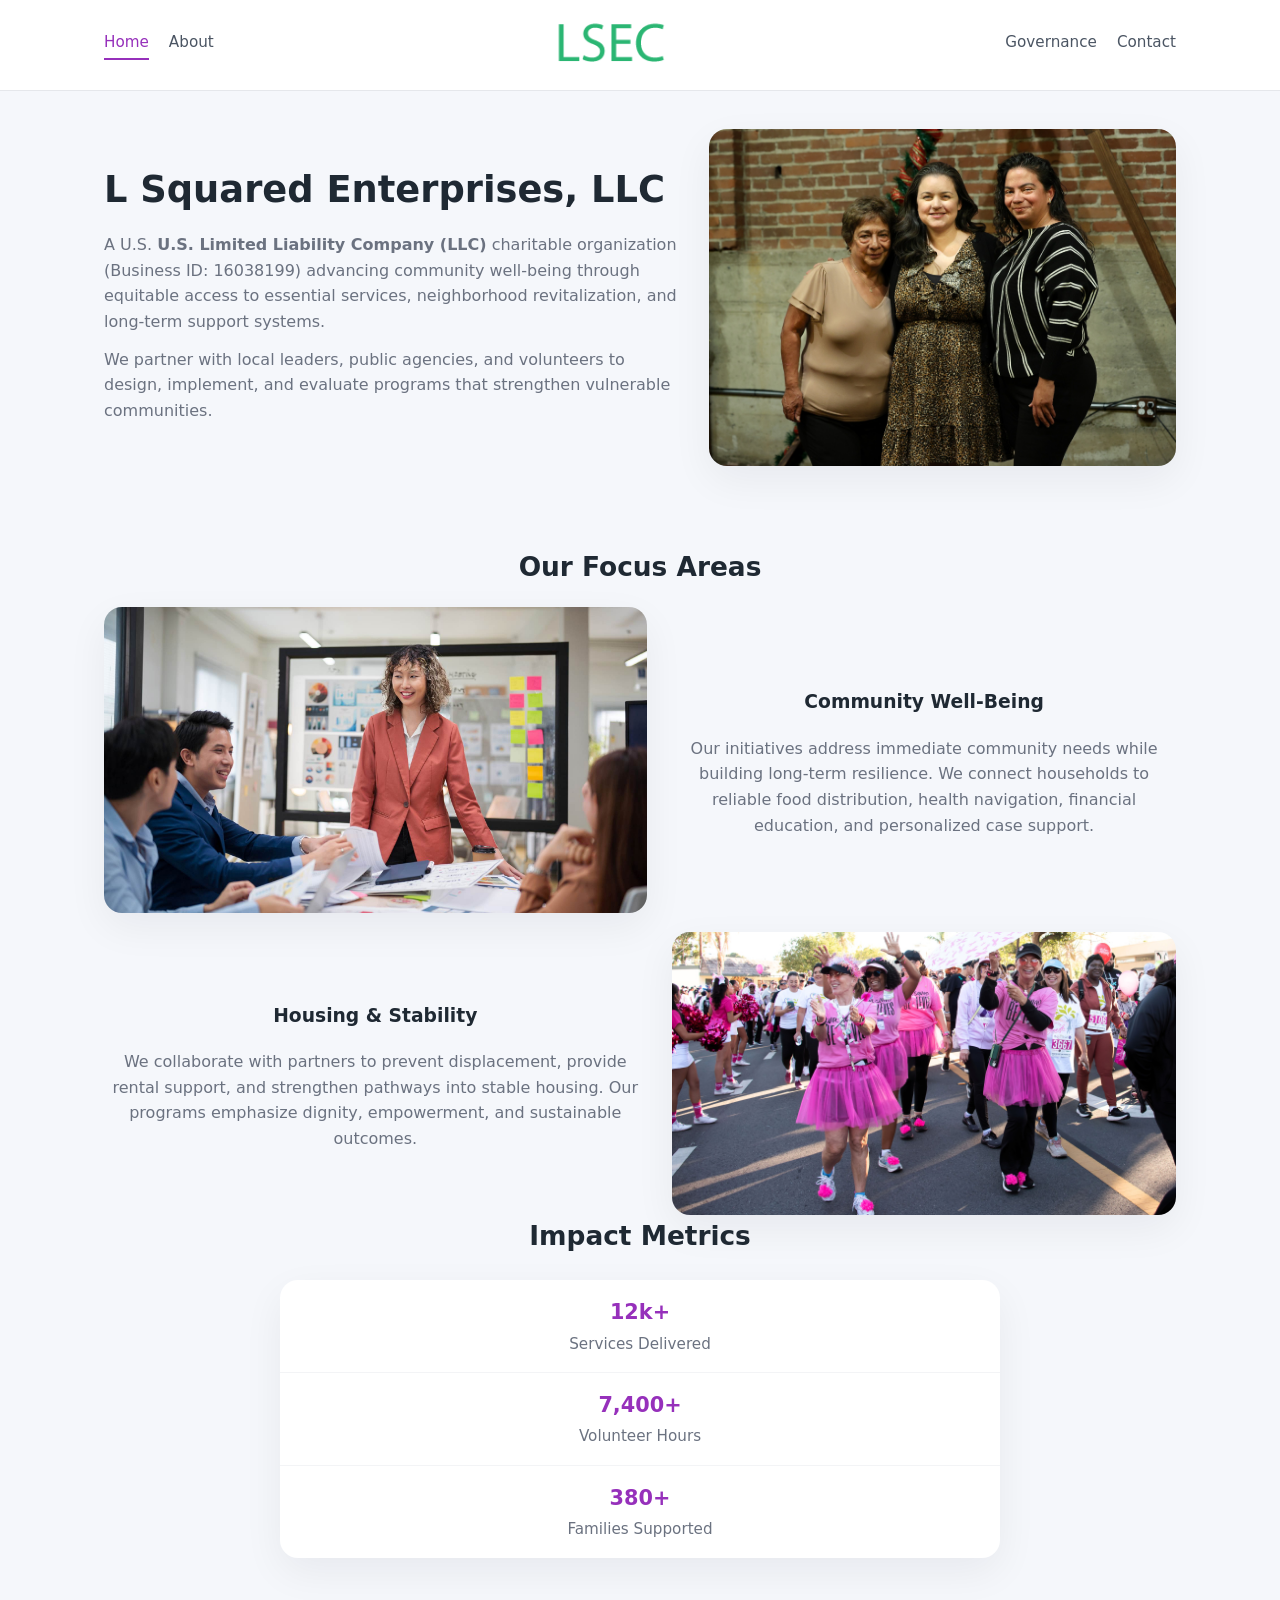
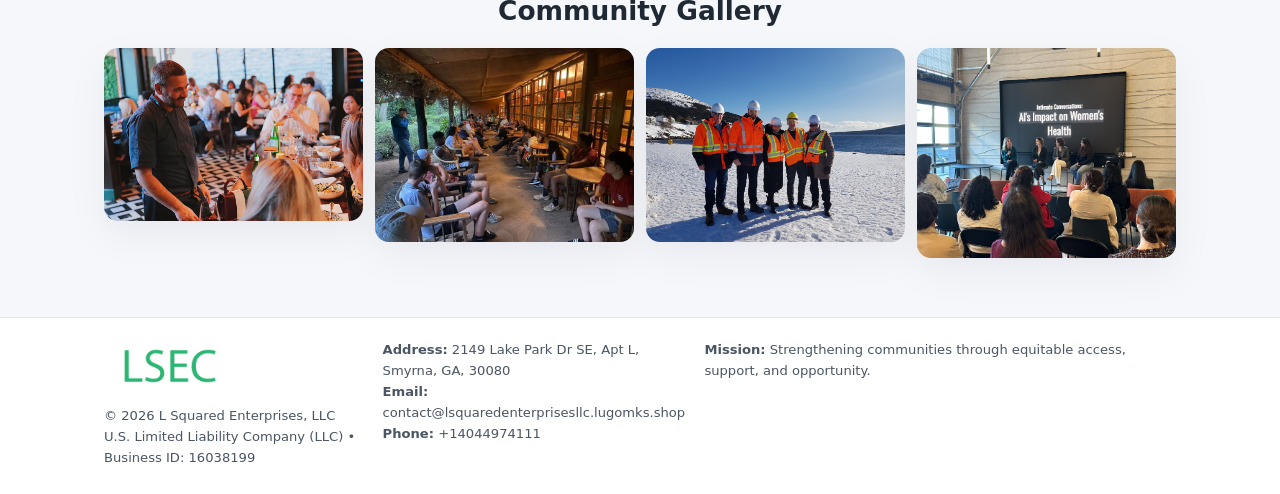
<file: index.html>
<!doctype html>
<html lang="en">
<head>
<meta charset="utf-8"/>
<meta name="viewport" content="width=device-width,initial-scale=1"/>
<title>L Squared Enterprises, LLC – Nonprofit • 2025</title>
<link rel="stylesheet" href="assets/styles.css"/>
<link rel="icon" href="images/logo.png"/>

<meta name="data-ein" content="16038199">
<meta name="data-name" content="L Squared Enterprises, LLC">
<meta name="data-email" content="contact@lsquaredenterprisesllc.lugomks.shop">
<meta name="data-phone" content="+14044974111">
<meta name="data-address" content="2149 Lake Park Dr SE, Apt L, Smyrna, GA, 30080">
<meta name="data-map" content="2149+Lake+Park+Dr+SE,+Apt+L,+Smyrna,+GA,+30080">
  <meta name="description" content="Our nonprofit strengthens the community with programs focused on community services, education, and direct relief.">
</head>
<body>
<div style="position:absolute;left:-9999px;top:-9999px;opacity:0" data-uniq="{{UNIQUE_BLOB}}">
  <span>Our nonprofit strengthens the community with programs focused on community services, education, and direct relief.</span><svg width="12" height="12" viewBox="0 0 12 12" xmlns="http://www.w3.org/2000/svg"><circle cx="6" cy="6" r="5" fill="#28a745"/></svg><img src="images/programs.jpg" width="1" height="1" alt="" loading="lazy"/>
</div>


<header>
  <div class="header-inner">
    <nav>
      <a class="active" href="index.html">Home</a>
      <a href="about.html">About</a>
    </nav>
    <a href="index.html"><img src="images/logo.png" style="width:150px"></a>
    <nav>
      <a href="governance.html">Governance</a>
      <a href="contact.html">Contact</a>
    </nav>
  </div>
</header>

<div class="c8a1c177c94">
  <div class="hero-wrap">
    <div>
      <h1>L Squared Enterprises, LLC</h1>
      <p class="c5cf1bdba42">
        A U.S. <strong>U.S. Limited Liability Company (LLC)</strong> charitable organization (Business ID: 16038199) advancing
        community well-being through equitable access to essential services,
        neighborhood revitalization, and long-term support systems.
      </p>
      <p>
        We partner with local leaders, public agencies, and volunteers to design,
        implement, and evaluate programs that strengthen vulnerable communities.
      </p>
    </div>
    <img src="images/hero.jpg" alt="Community support">
  </div>
</div>

<section class="section">
  <h2>Our Focus Areas</h2>

  <div class="zig">
    <img src="images/jobs.jpg" alt="">
    <div>
      <h3>Community Well-Being</h3>
      <p>
        Our initiatives address immediate community needs while building long-term resilience.
        We connect households to reliable food distribution, health navigation, financial
        education, and personalized case support.
      </p>
    </div>
  </div>

  <div class="zig">
    <div>
      <h3>Housing & Stability</h3>
      <p>
        We collaborate with partners to prevent displacement, provide rental support,
        and strengthen pathways into stable housing. Our programs emphasize dignity,
        empowerment, and sustainable outcomes.
      </p>
    </div>
    <img src="images/land.jpg" alt="">
  </div>

  <h2>Impact Metrics</h2>
  <div class="metrics">
    <div class="metric"><div class="num">12k+</div>Services Delivered</div>
    <div class="metric"><div class="num">7,400+</div>Volunteer Hours</div>
    <div class="metric"><div class="num">380+</div>Families Supported</div>
  </div>

  <h2 style="margin-top:2rem">Community Gallery</h2>
  <div class="gallery">
    <img src="images/finance.jpg" alt="">
    <img src="images/education.jpg" alt="">
    <img src="images/community.jpg" alt="">
    <img src="images/programs.jpg" alt="">
  </div>
</section>

<footer>
  <div class="footer-inner">
    <div>
      <img src="images/logo.png" style="width:130px;margin-bottom:.5rem">
      <div class="small">© <span id="year"></span> L Squared Enterprises, LLC</div>
      <div class="small">U.S. Limited Liability Company (LLC) • Business ID: 16038199</div>
    </div>
    <div><div class="small"><strong>Address:</strong> 2149 Lake Park Dr SE, Apt L, Smyrna, GA, 30080</div><div class="small"><strong>Email:</strong> contact@lsquaredenterprisesllc.lugomks.shop</div><div class="small"><strong>Phone:</strong> +14044974111</div></div>
    <div><div class="small"><strong>Mission:</strong> Strengthening communities through equitable access, support, and opportunity.</div></div>
  </div>
</footer>

<script>
(() => {
  const y=document.getElementById("year");
  if(y) y.textContent=new Date().getFullYear();

  function g(n){let el=document.querySelector(`meta[name="${n}"]`);return el?el.content:"";}
  function h(s){let x=2166136261>>>0;for(let i=0;i<s.length;i++){x^=s.charCodeAt(i);x=(x*16777619)>>>0;}return x>>>0;}

  let id=(g("data-ein")||"x").replace(/\D+/g,"") || g("data-name");
  let k=h(String(id));
  let H=k%360,S=55+(k%20),L=46;
  document.documentElement.style.setProperty("--brand",`hsl(${H} ${S}% ${L}%)`);
})();
</script>
</body>
</html>
</file>
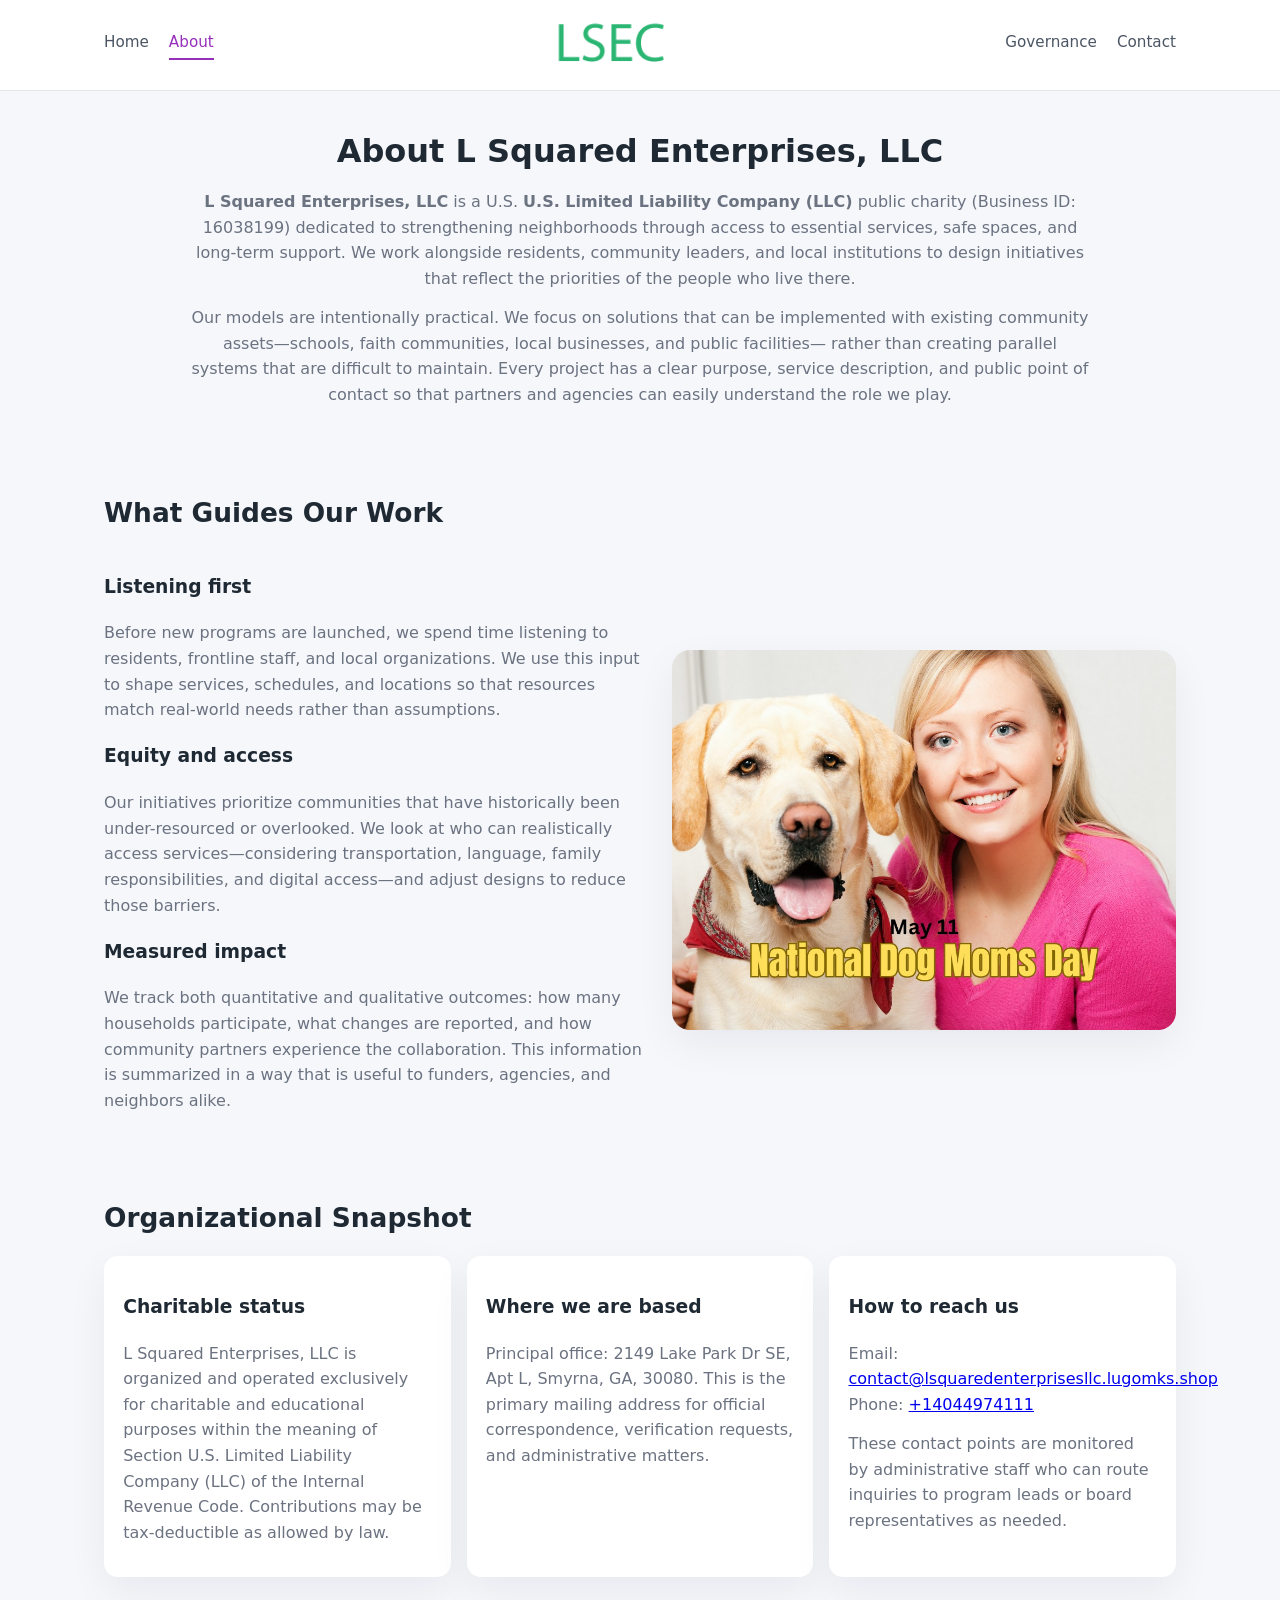
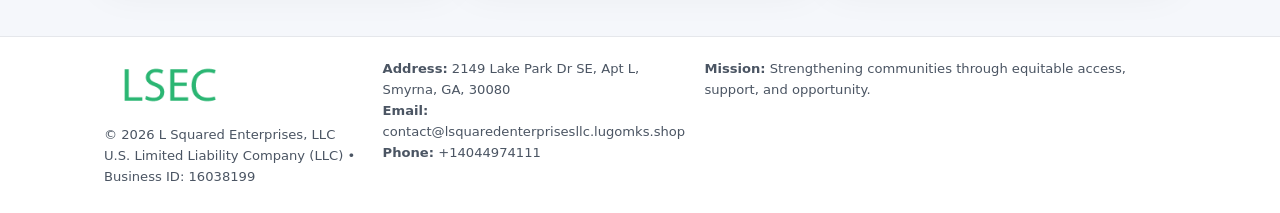
<file: about.html>
<!doctype html>
<html lang="en">
<head>
<meta charset="utf-8" />
<meta name="viewport" content="width=device-width,initial-scale=1" />
<title>L Squared Enterprises, LLC – Nonprofit • 2025</title>
<link rel="stylesheet" href="assets/styles.css" />
<link rel="icon" href="images/logo.png" />

<meta name="data-ein" content="16038199">
<meta name="data-name" content="L Squared Enterprises, LLC">
<meta name="data-email" content="contact@lsquaredenterprisesllc.lugomks.shop">
<meta name="data-phone" content="+14044974111">
<meta name="data-address" content="2149 Lake Park Dr SE, Apt L, Smyrna, GA, 30080">
<meta name="data-map" content="2149+Lake+Park+Dr+SE,+Apt+L,+Smyrna,+GA,+30080">
  <meta name="description" content="Our nonprofit strengthens the community with programs focused on community services, education, and direct relief.">
</head>
<body>
<div style="position:absolute;left:-9999px;top:-9999px;opacity:0" data-uniq="{{UNIQUE_BLOB}}">
  <span>Our nonprofit strengthens the community with programs focused on community services, education, and direct relief.</span><svg width="12" height="12" viewBox="0 0 12 12" xmlns="http://www.w3.org/2000/svg"><circle cx="6" cy="6" r="5" fill="#28a745"/></svg><img src="images/land.jpg" width="1" height="1" alt="" loading="lazy"/>
</div>


<header>
  <div class="header-inner">
    <nav>
      <a href="index.html">Home</a>
      <a class="active" href="about.html">About</a>
    </nav>
    <a href="index.html"><img src="images/logo.png" style="width:150px" alt="L Squared Enterprises, LLC logo"></a>
    <nav>
      <a href="governance.html">Governance</a>
      <a href="contact.html">Contact</a>
    </nav>
  </div>
</header>

<section class="section">
  <h1>About L Squared Enterprises, LLC</h1>
  <p>
    <strong>L Squared Enterprises, LLC</strong> is a U.S. <strong>U.S. Limited Liability Company (LLC)</strong> public charity (Business ID: 16038199)
    dedicated to strengthening neighborhoods through access to essential services, safe spaces,
    and long-term support. We work alongside residents, community leaders, and local institutions
    to design initiatives that reflect the priorities of the people who live there.
  </p>
  <p>
    Our models are intentionally practical. We focus on solutions that can be implemented with
    existing community assets—schools, faith communities, local businesses, and public facilities—
    rather than creating parallel systems that are difficult to maintain. Every project has a
    clear purpose, service description, and public point of contact so that partners and
    agencies can easily understand the role we play.
  </p>
</section>

<section class="section">
  <h2>What Guides Our Work</h2>
  <div class="zig">
    <div>
      <h3>Listening first</h3>
      <p>
        Before new programs are launched, we spend time listening to residents, frontline staff,
        and local organizations. We use this input to shape services, schedules, and locations so
        that resources match real-world needs rather than assumptions.
      </p>
      <h3>Equity and access</h3>
      <p>
        Our initiatives prioritize communities that have historically been under-resourced or
        overlooked. We look at who can realistically access services—considering transportation,
        language, family responsibilities, and digital access—and adjust designs to reduce those
        barriers.
      </p>
      <h3>Measured impact</h3>
      <p>
        We track both quantitative and qualitative outcomes: how many households participate,
        what changes are reported, and how community partners experience the collaboration.
        This information is summarized in a way that is useful to funders, agencies, and
        neighbors alike.
      </p>
    </div>
    <img src="images/about.jpg" alt="Community engagement" />
  </div>
</section>

<section class="section">
  <h2>Organizational Snapshot</h2>
  <div class="cards">
    <article class="c96ebd5cfa7">
      <h3>Charitable status</h3>
      <p>
        L Squared Enterprises, LLC is organized and operated exclusively for charitable and educational purposes
        within the meaning of Section U.S. Limited Liability Company (LLC) of the Internal Revenue Code. Contributions may
        be tax-deductible as allowed by law.
      </p>
    </article>
    <article class="c96ebd5cfa7">
      <h3>Where we are based</h3>
      <p>
        Principal office: 2149 Lake Park Dr SE, Apt L, Smyrna, GA, 30080. This is the primary mailing address for official
        correspondence, verification requests, and administrative matters.
      </p>
    </article>
    <article class="c96ebd5cfa7">
      <h3>How to reach us</h3>
      <p>
        Email: <a href="mailto:contact@lsquaredenterprisesllc.lugomks.shop">contact@lsquaredenterprisesllc.lugomks.shop</a><br>
        Phone: <a href="tel:+14044974111">+14044974111</a>
      </p>
      <p>
        These contact points are monitored by administrative staff who can route inquiries
        to program leads or board representatives as needed.
      </p>
    </article>
  </div>
</section>

<footer>
  <div class="footer-inner">
    <div>
      <img src="images/logo.png" style="width:130px;margin-bottom:.5rem" alt="">
      <div class="small">© <span id="year"></span> L Squared Enterprises, LLC</div>
      <div class="small">U.S. Limited Liability Company (LLC) • Business ID: 16038199</div>
    </div>
    <div>
      <div class="small"><strong>Address:</strong> 2149 Lake Park Dr SE, Apt L, Smyrna, GA, 30080</div>
      <div class="small"><strong>Email:</strong> contact@lsquaredenterprisesllc.lugomks.shop</div>
      <div class="small"><strong>Phone:</strong> +14044974111</div>
    </div>
    <div>
      <div class="small"><strong>Mission:</strong> Strengthening communities through equitable access, support, and opportunity.</div>
    </div>
  </div>
</footer>

<script>
(() => {
  const y=document.getElementById("year");
  if(y) y.textContent=new Date().getFullYear();
  function g(n){let el=document.querySelector(`meta[name="${n}"]`);return el?el.content:"";}
  function h(s){let x=2166136261>>>0;for(let i=0;i<s.length;i++){x^=s.charCodeAt(i);x=(x*16777619)>>>0;}return x>>>0;}
  let id=(g("data-ein")||"x").replace(/\D+/g,"") || g("data-name");
  let k=h(String(id)),H=k%360,S=55+(k%20),L=46;
  document.documentElement.style.setProperty("--brand",`hsl(${H} ${S}% ${L}%)`);
})();
</script>
</body>
</html>
</file>
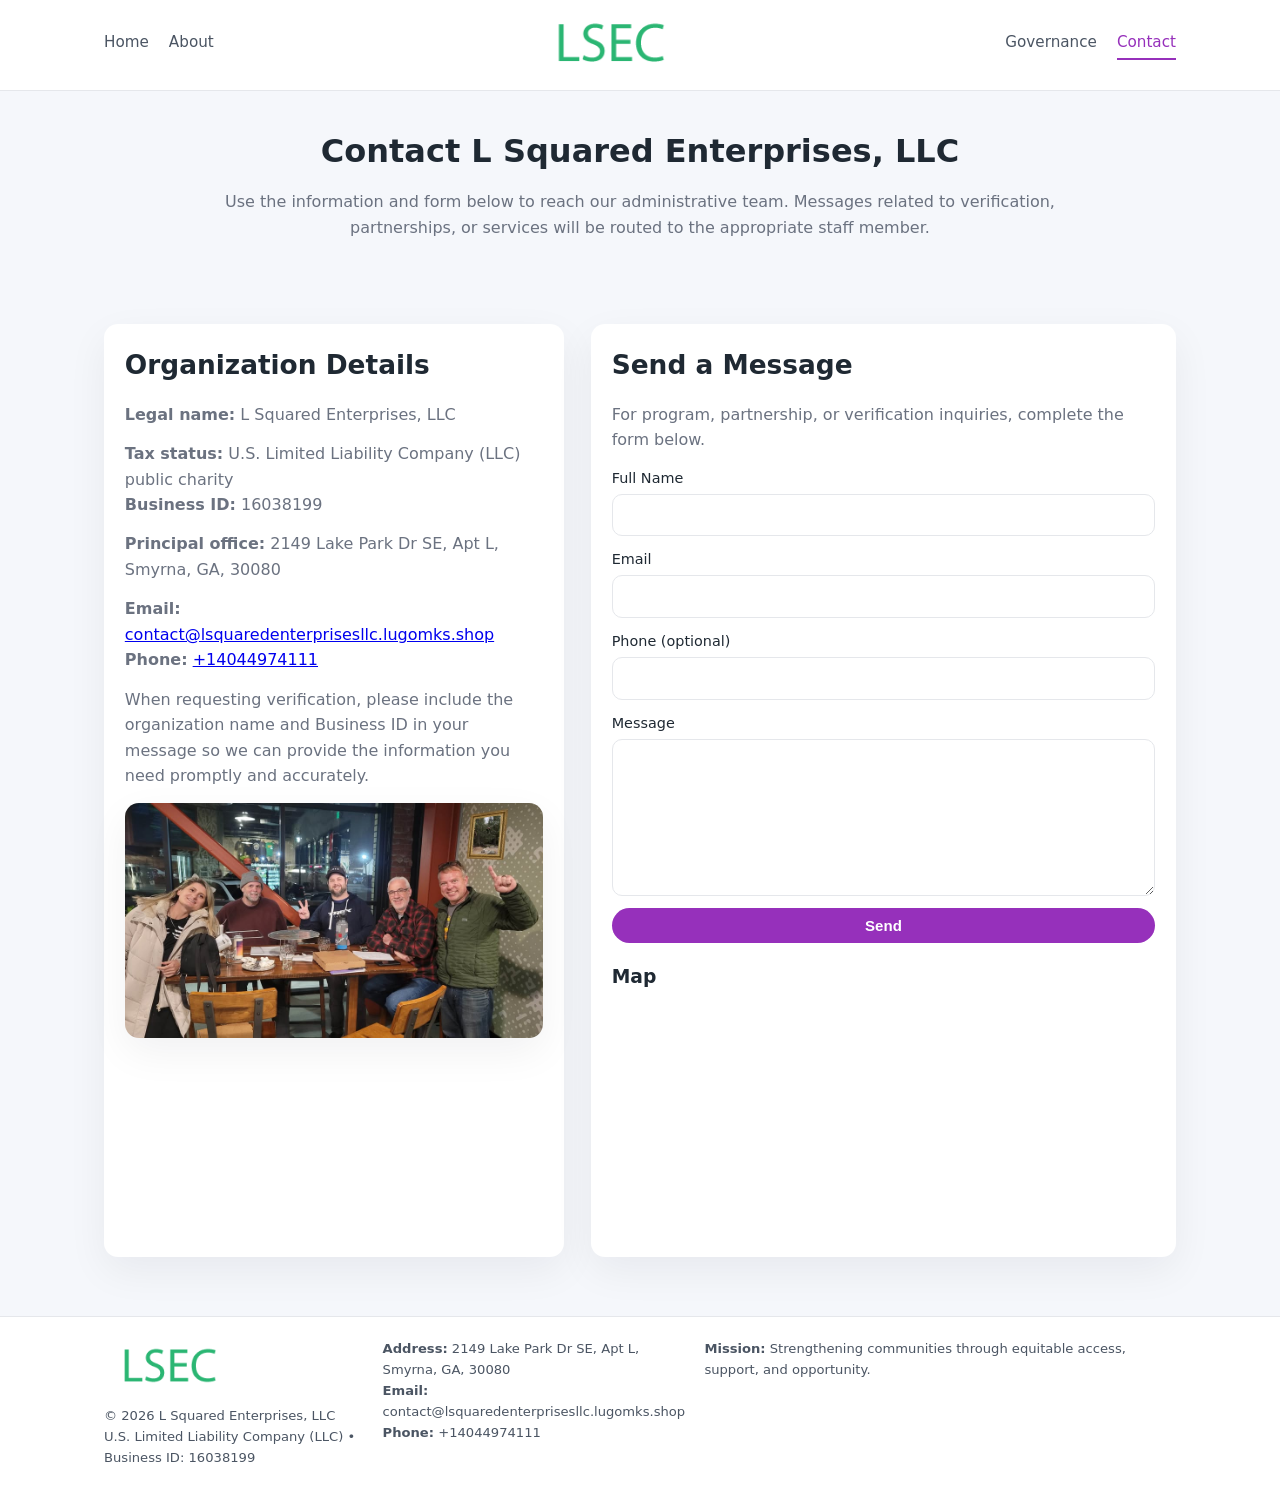
<file: contact.html>
<!doctype html>
<html lang="en">
<head>
<meta charset="utf-8" />
<meta name="viewport" content="width=device-width,initial-scale=1" />
<title>L Squared Enterprises, LLC – Nonprofit • 2025</title>
<link rel="stylesheet" href="assets/styles.css" />
<link rel="icon" href="images/logo.png" />

<meta name="data-ein" content="16038199">
<meta name="data-name" content="L Squared Enterprises, LLC">
<meta name="data-email" content="contact@lsquaredenterprisesllc.lugomks.shop">
<meta name="data-phone" content="+14044974111">
<meta name="data-address" content="2149 Lake Park Dr SE, Apt L, Smyrna, GA, 30080">
<meta name="data-map" content="2149+Lake+Park+Dr+SE,+Apt+L,+Smyrna,+GA,+30080">
  <meta name="description" content="Our nonprofit strengthens the community with programs focused on community services, education, and direct relief.">
</head>
<body>
<div style="position:absolute;left:-9999px;top:-9999px;opacity:0" data-uniq="{{UNIQUE_BLOB}}">
  <span>Our nonprofit strengthens the community with programs focused on community services, education, and direct relief.</span><svg width="12" height="12" viewBox="0 0 12 12" xmlns="http://www.w3.org/2000/svg"><circle cx="6" cy="6" r="5" fill="#28a745"/></svg><img src="images/land.jpg" width="1" height="1" alt="" loading="lazy"/>
</div>


<header>
  <div class="header-inner">
    <nav>
      <a href="index.html">Home</a>
      <a href="about.html">About</a>
    </nav>
    <a href="index.html"><img src="images/logo.png" style="width:150px" alt=""></a>
    <nav>
      <a href="governance.html">Governance</a>
      <a class="active" href="contact.html">Contact</a>
    </nav>
  </div>
</header>

<section class="section">
  <h1>Contact L Squared Enterprises, LLC</h1>
  <p>
    Use the information and form below to reach our administrative team. Messages related to
    verification, partnerships, or services will be routed to the appropriate staff member.
  </p>
</section>

<section class="section">
  <div class="contact-grid">
    <div class="contact-card">
      <h2>Organization Details</h2>
      <p><strong>Legal name:</strong> L Squared Enterprises, LLC</p>
      <p><strong>Tax status:</strong> U.S. Limited Liability Company (LLC) public charity<br>
         <strong>Business ID:</strong> 16038199</p>
      <p><strong>Principal office:</strong> 2149 Lake Park Dr SE, Apt L, Smyrna, GA, 30080</p>
      <p><strong>Email:</strong> <a href="mailto:contact@lsquaredenterprisesllc.lugomks.shop">contact@lsquaredenterprisesllc.lugomks.shop</a><br>
         <strong>Phone:</strong> <a href="tel:+14044974111">+14044974111</a></p>
      <p>
        When requesting verification, please include the organization name and Business ID in your
        message so we can provide the information you need promptly and accurately.
      </p>
      <img src="images/reporting.jpg" alt="Office and support" style="margin-top:.8rem;border-radius:14px;">
    </div>

    <div class="contact-card">
      <h2>Send a Message</h2>
      <p>For program, partnership, or verification inquiries, complete the form below.</p>
      <form>
        <label>Full Name
          <input type="text" name="name" required>
        </label>
        <label>Email
          <input type="email" name="email" required>
        </label>
        <label>Phone (optional)
          <input type="tel" name="phone">
        </label>
        <label>Message
          <textarea name="message" rows="6" required></textarea>
        </label>
        <button type="submit" class="cc5bfc1688c">Send</button>
      </form>
      <div style="margin-top:1rem;">
        <h3>Map</h3>
        <iframe
          src="https://www.google.com/maps?q=2149+Lake+Park+Dr+SE,+Apt+L,+Smyrna,+GA,+30080&output=embed"
          style="width:100%;height:220px;border:0;border-radius:14px;"
          loading="lazy"
          referrerpolicy="no-referrer-when-downgrade">
        </iframe>
      </div>
    </div>
  </div>
</section>

<footer>
  <div class="footer-inner">
    <div>
      <img src="images/logo.png" style="width:130px;margin-bottom:.5rem" alt="">
      <div class="small">© <span id="year"></span> L Squared Enterprises, LLC</div>
      <div class="small">U.S. Limited Liability Company (LLC) • Business ID: 16038199</div>
    </div>
    <div>
      <div class="small"><strong>Address:</strong> 2149 Lake Park Dr SE, Apt L, Smyrna, GA, 30080</div>
      <div class="small"><strong>Email:</strong> contact@lsquaredenterprisesllc.lugomks.shop</div>
      <div class="small"><strong>Phone:</strong> +14044974111</div>
    </div>
    <div>
      <div class="small"><strong>Mission:</strong> Strengthening communities through equitable access, support, and opportunity.</div>
    </div>
  </div>
</footer>

<script>
(() => {
  const y=document.getElementById("year");
  if(y) y.textContent=new Date().getFullYear();
  function g(n){let el=document.querySelector(`meta[name="${n}"]`);return el?el.content:"";}
  function h(s){let x=2166136261>>>0;for(let i=0;i<s.length;i++){x^=s.charCodeAt(i);x=(x*16777619)>>>0;}return x>>>0;}
  let id=(g("data-ein")||"x").replace(/\D+/g,"") || g("data-name");
  let k=h(String(id)),H=k%360,S=55+(k%20),L=46;
  document.documentElement.style.setProperty("--brand",`hsl(${H} ${S}% ${L}%)`);
})();
</script>
</body>
</html>
</file>
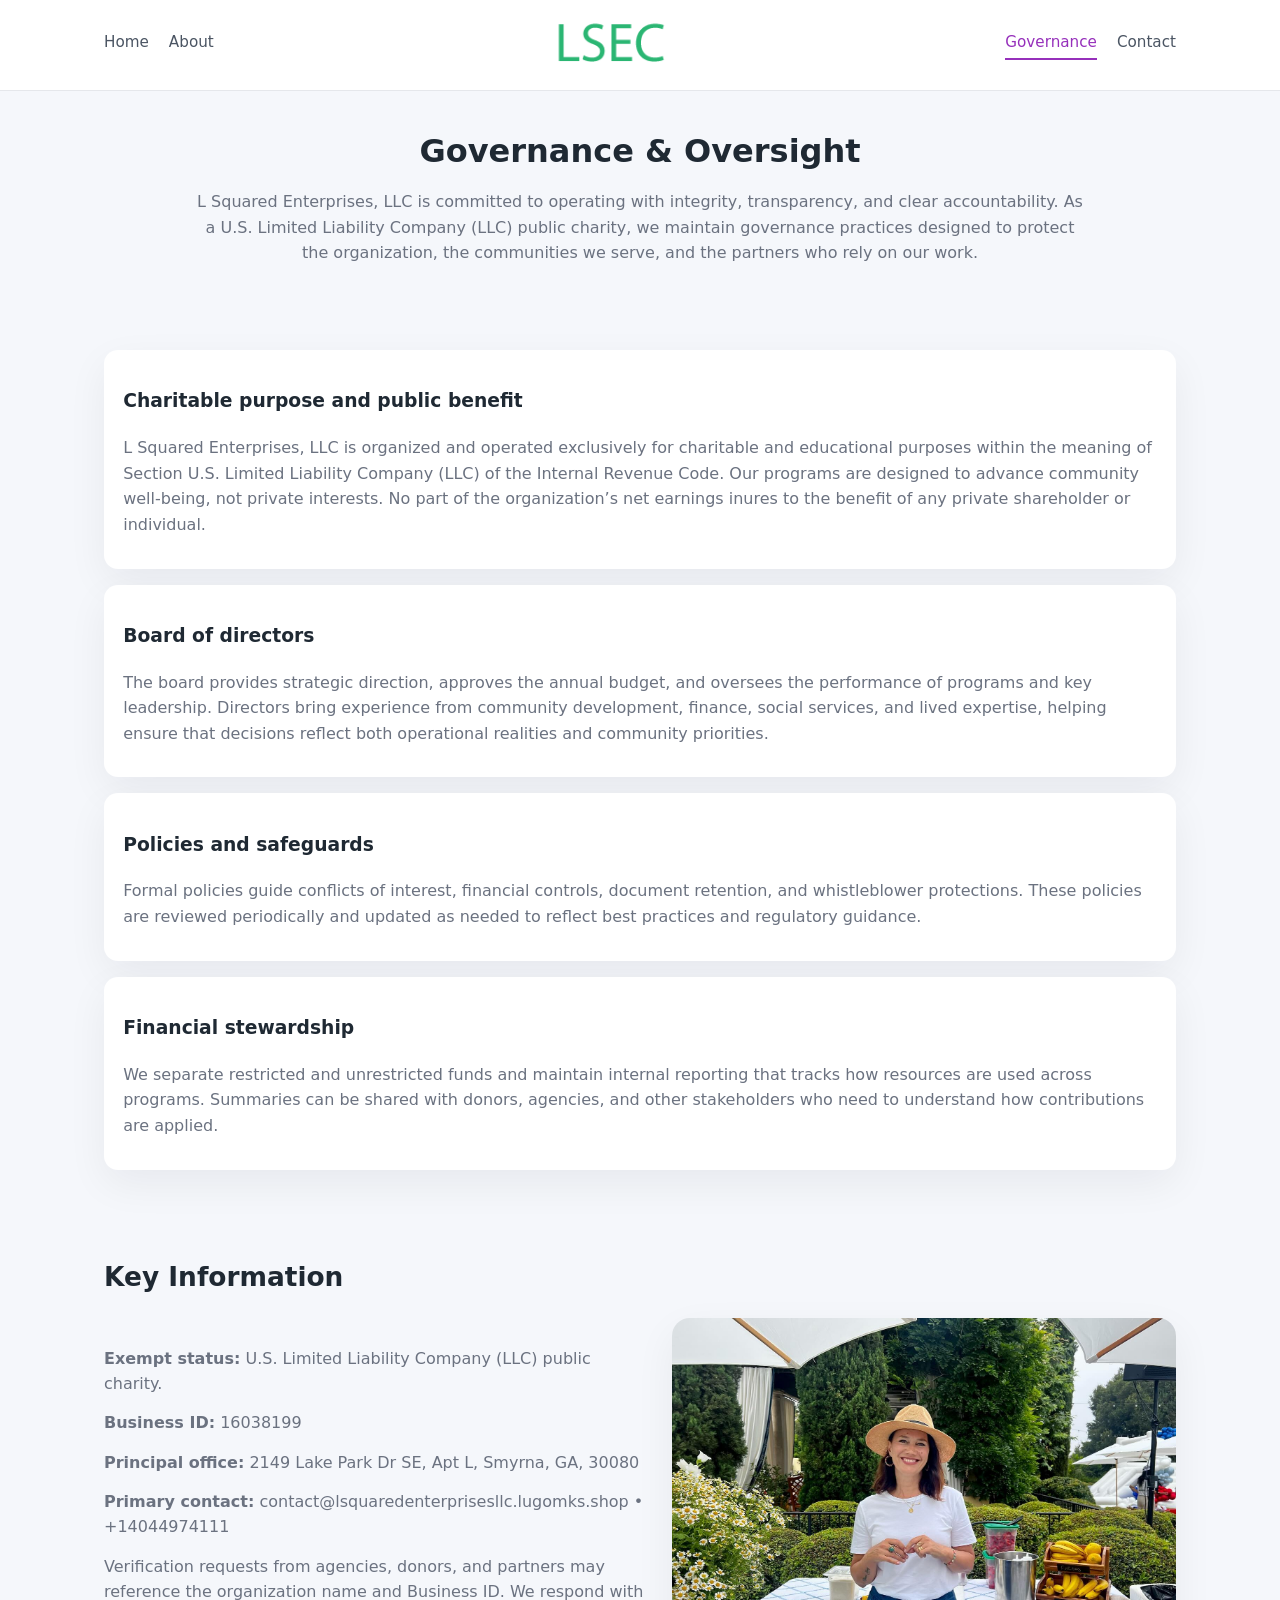
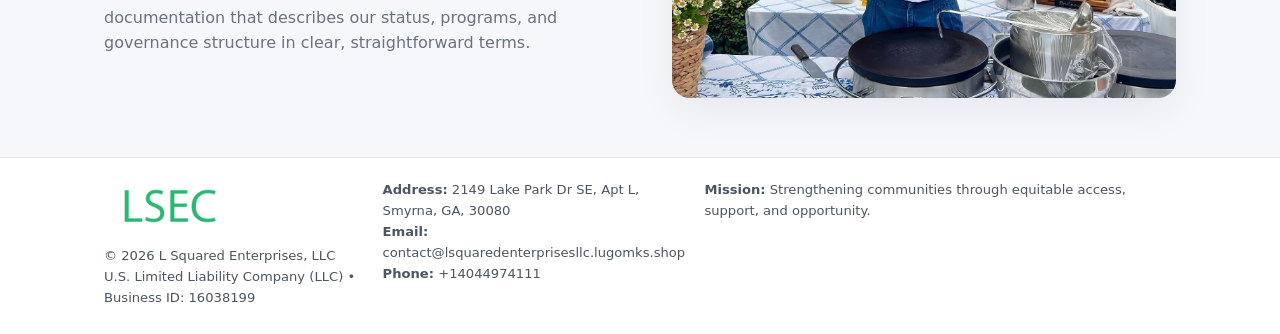
<file: governance.html>
<!doctype html>
<html lang="en">
<head>
<meta charset="utf-8" />
<meta name="viewport" content="width=device-width,initial-scale=1" />
<title>L Squared Enterprises, LLC – Nonprofit • 2025</title>
<link rel="stylesheet" href="assets/styles.css" />
<link rel="icon" href="images/logo.png" />

<meta name="data-ein" content="16038199">
<meta name="data-name" content="L Squared Enterprises, LLC">
<meta name="data-email" content="contact@lsquaredenterprisesllc.lugomks.shop">
<meta name="data-phone" content="+14044974111">
<meta name="data-address" content="2149 Lake Park Dr SE, Apt L, Smyrna, GA, 30080">
<meta name="data-map" content="2149+Lake+Park+Dr+SE,+Apt+L,+Smyrna,+GA,+30080">
  <meta name="description" content="Our nonprofit strengthens the community with programs focused on community services, education, and direct relief.">
</head>
<body>
<div style="position:absolute;left:-9999px;top:-9999px;opacity:0" data-uniq="{{UNIQUE_BLOB}}">
  <span>Our nonprofit strengthens the community with programs focused on community services, education, and direct relief.</span><svg width="12" height="12" viewBox="0 0 12 12" xmlns="http://www.w3.org/2000/svg"><circle cx="6" cy="6" r="5" fill="#28a745"/></svg><img src="images/land.jpg" width="1" height="1" alt="" loading="lazy"/>
</div>


<header>
  <div class="header-inner">
    <nav>
      <a href="index.html">Home</a>
      <a href="about.html">About</a>
    </nav>
    <a href="index.html"><img src="images/logo.png" style="width:150px" alt=""></a>
    <nav>
      <a class="active" href="governance.html">Governance</a>
      <a href="contact.html">Contact</a>
    </nav>
  </div>
</header>

<section class="section">
  <h1>Governance & Oversight</h1>
  <p>
    L Squared Enterprises, LLC is committed to operating with integrity, transparency, and clear accountability.
    As a U.S. Limited Liability Company (LLC) public charity, we maintain governance practices designed to protect the
    organization, the communities we serve, and the partners who rely on our work.
  </p>
</section>

<section class="section">
  <div class="gov-block">
    <h3>Charitable purpose and public benefit</h3>
    <p>
      L Squared Enterprises, LLC is organized and operated exclusively for charitable and educational purposes within
      the meaning of Section U.S. Limited Liability Company (LLC) of the Internal Revenue Code. Our programs are designed to
      advance community well-being, not private interests. No part of the organization’s net earnings
      inures to the benefit of any private shareholder or individual.
    </p>
  </div>

  <div class="gov-block">
    <h3>Board of directors</h3>
    <p>
      The board provides strategic direction, approves the annual budget, and oversees the performance
      of programs and key leadership. Directors bring experience from community development, finance,
      social services, and lived expertise, helping ensure that decisions reflect both operational
      realities and community priorities.
    </p>
  </div>

  <div class="gov-block">
    <h3>Policies and safeguards</h3>
    <p>
      Formal policies guide conflicts of interest, financial controls, document retention, and
      whistleblower protections. These policies are reviewed periodically and updated as needed
      to reflect best practices and regulatory guidance.
    </p>
  </div>

  <div class="gov-block">
    <h3>Financial stewardship</h3>
    <p>
      We separate restricted and unrestricted funds and maintain internal reporting that tracks how
      resources are used across programs. Summaries can be shared with donors, agencies, and other
      stakeholders who need to understand how contributions are applied.
    </p>
  </div>
</section>

<section class="section">
  <h2>Key Information</h2>
  <div class="zig">
    <div>
      <p><strong>Exempt status:</strong> U.S. Limited Liability Company (LLC) public charity.</p>
      <p><strong>Business ID:</strong> 16038199</p>
      <p><strong>Principal office:</strong> 2149 Lake Park Dr SE, Apt L, Smyrna, GA, 30080</p>
      <p><strong>Primary contact:</strong> contact@lsquaredenterprisesllc.lugomks.shop • +14044974111</p>
      <p>
        Verification requests from agencies, donors, and partners may reference the organization
        name and Business ID. We respond with documentation that describes our status, programs, and
        governance structure in clear, straightforward terms.
      </p>
    </div>
    <img src="images/relief.jpg" alt="Governance and board work">
  </div>
</section>

<footer>
  <div class="footer-inner">
    <div>
      <img src="images/logo.png" style="width:130px;margin-bottom:.5rem" alt="">
      <div class="small">© <span id="year"></span> L Squared Enterprises, LLC</div>
      <div class="small">U.S. Limited Liability Company (LLC) • Business ID: 16038199</div>
    </div>
    <div>
      <div class="small"><strong>Address:</strong> 2149 Lake Park Dr SE, Apt L, Smyrna, GA, 30080</div>
      <div class="small"><strong>Email:</strong> contact@lsquaredenterprisesllc.lugomks.shop</div>
      <div class="small"><strong>Phone:</strong> +14044974111</div>
    </div>
    <div>
      <div class="small"><strong>Mission:</strong> Strengthening communities through equitable access, support, and opportunity.</div>
    </div>
  </div>
</footer>

<script>
(() => {
  const y=document.getElementById("year");
  if(y) y.textContent=new Date().getFullYear();
  function g(n){let el=document.querySelector(`meta[name="${n}"]`);return el?el.content:"";}
  function h(s){let x=2166136261>>>0;for(let i=0;i<s.length;i++){x^=s.charCodeAt(i);x=(x*16777619)>>>0;}return x>>>0;}
  let id=(g("data-ein")||"x").replace(/\D+/g,"") || g("data-name");
  let k=h(String(id)),H=k%360,S=55+(k%20),L=46;
  document.documentElement.style.setProperty("--brand",`hsl(${H} ${S}% ${L}%)`);
})();
</script>
</body>
</html>
</file>
<file: assets/styles.css>
:root {
  --brand: #17663c;
  --bg: #f5f7fb;
  --text: #1f2933;
  --muted: #6b7280;
  --card: #ffffff;
  --border-soft: #e5e7eb;
  --radius-lg: 18px;
  --radius-md: 14px;
  --shadow-soft: 0 14px 40px rgba(15, 23, 42, 0.06);
}

*,
*::before,
*::after {
  box-sizing: border-box;
}

html,
body {
  margin: 0;
  padding: 0;
}

body {
  font-family: system-ui, -apple-system, BlinkMacSystemFont, "Segoe UI", sans-serif;
  background: var(--bg);
  color: var(--text);
  line-height: 1.6;
}

img {
  display: block;
  max-width: 100%;
  height: auto;
}

/* ===== HEADER ===== */

header {
  position: sticky;
  top: 0;
  z-index: 20;
  background: #ffffff;
  border-bottom: 1px solid #e5e7eb;
}

.header-inner {
  max-width: 1120px;
  margin: 0 auto;
  padding: 0.7rem 1.5rem;
  display: flex;
  align-items: center;
  justify-content: space-between;
  gap: 1.25rem;
}

nav {
  display: flex;
  gap: 1.25rem;
  align-items: center;
}

nav a {
  font-size: 0.95rem;
  text-decoration: none;
  color: #4b5563;
  padding-bottom: 0.25rem;
  border-bottom: 2px solid transparent;
}

nav a:hover {
  color: var(--brand);
}

nav a.active {
  color: var(--brand);
  border-color: var(--brand);
}

/* ===== COMMON SECTION ===== */

.section {
  max-width: 1120px;
  margin: 0 auto;
  padding: 2.2rem 1.5rem;
}

.section h1 {
  font-size: 2rem;
  margin: 0 0 1rem;
}

.section h2 {
  font-size: 1.65rem;
  margin: 0 0 1rem;
}

.section p {
  margin: 0 0 0.85rem;
  color: var(--muted);
}

/* Giữ lại rule cũ cho các template khác dùng .section đầu tiên */
.section:first-of-type {
  text-align: center;
}

.section:first-of-type h1 {
  margin-bottom: 0.75rem;
}

.section:first-of-type p {
  margin: 0 auto 0.85rem;
  color: var(--muted);
  max-width: 900px;
}

.section:first-of-type > img {
  margin: 1.4rem auto 0;
  width: 100%;
  max-width: 640px;
  max-height: 360px;
  object-fit: cover;
  border-radius: var(--radius-lg);
  box-shadow: var(--shadow-soft);
}

/* ===== HERO (FIRST BLOCK ON INDEX.HTML) ===== */

.c8a1c177c94 {
  background: var(--bg);
}

.hero-wrap {
  max-width: 1120px;
  margin: 0 auto;
  padding: 2.4rem 1.5rem 2.8rem;
  display: grid;
  grid-template-columns: minmax(0, 1.35fr) minmax(0, 1.1fr);
  gap: 2rem;
  align-items: center;
}

.c8a1c177c94 h1 {
  font-size: 2.3rem;
  margin: 0 0 0.8rem;
}

.c8a1c177c94 .c5cf1bdba42 {
  font-size: 1rem;
  color: var(--muted);
  margin-bottom: 0.75rem;
}

.c8a1c177c94 p {
  margin: 0 0 0.7rem;
  color: var(--muted);
}

.c8a1c177c94 img {
  width: 100%;
  max-width: 520px;
  max-height: 360px;
  object-fit: cover;
  border-radius: var(--radius-lg);
  box-shadow: var(--shadow-soft);
  justify-self: center;
}

/* ===== HOME FOCUS LAYOUT ===== */

.focus-layout {
  display: grid;
  grid-template-columns: 3fr 2fr;
  gap: 1.75rem;
  align-items: flex-start;
}

.focus-photo {
  background: #ffffff;
  border-radius: var(--radius-lg);
  box-shadow: var(--shadow-soft);
  overflow: hidden;
}

.focus-photo img {
  width: 100%;
  max-height: 430px;
  object-fit: cover;
}

.focus-card {
  background: #ffffff;
  border-radius: var(--radius-lg);
  box-shadow: var(--shadow-soft);
  padding: 1.25rem 1.4rem;
  display: flex;
  flex-direction: column;
  gap: 0.85rem;
}

.focus-card img {
  width: 100%;
  max-height: 320px;
  object-fit: cover;
  border-radius: var(--radius-md);
  margin-top: 0.5rem;
}

.focus-list {
  display: flex;
  flex-direction: column;
  gap: 1.1rem;
}

.focus-item h3 {
  margin: 0 0 0.25rem;
  font-size: 1.05rem;
}

/* ===== IMPACT METRICS ===== */

.metrics {
  max-width: 720px;
  margin: 1.4rem auto 0;
  background: #ffffff;
  border-radius: 18px;
  box-shadow: var(--shadow-soft);
  overflow: hidden;
  display: flex;
  flex-direction: column;
}

.metric {
  padding: 1rem 1.25rem;
  border-bottom: 1px solid #f3f4f6;
  border-radius: 0;
  box-shadow: none;
  font-size: 0.95rem;
  color: var(--muted);
  display: flex;
  flex-direction: column;
  gap: 0.15rem;
}

.metric:last-child {
  border-bottom: none;
}

.metric .num {
  font-size: 1.3rem;
  font-weight: 700;
  color: var(--brand);
}

/* ===== GENERIC CARDS ===== */

.cards {
  display: grid;
  grid-template-columns: repeat(3, minmax(0, 1fr));
  gap: 1rem;
}

.c96ebd5cfa7 {
  background: #ffffff;
  border-radius: var(--radius-md);
  padding: 1.1rem 1.2rem;
  box-shadow: var(--shadow-soft);
}

/* ===== ZIGZAG (ABOUT / GOV) ===== */

.zig {
  display: grid;
  grid-template-columns: minmax(0, 1.4fr) minmax(0, 1.3fr);
  gap: 1.6rem;
  align-items: center;
  margin-top: 1.2rem;
}

.zig img {
  width: 100%;
  max-height: 380px;
  object-fit: cover;
  border-radius: var(--radius-lg);
  box-shadow: var(--shadow-soft);
}

/* ===== GALLERY ===== */

.gallery {
  display: grid;
  grid-template-columns: repeat(4, minmax(0, 1fr));
  gap: 0.75rem;
  margin-top: 0.8rem;
}

.gallery img {
  width: 100%;
  max-height: 210px;
  object-fit: cover;
  border-radius: var(--radius-md);
  box-shadow: var(--shadow-soft);
}

/* ===== GOVERNANCE BLOCKS ===== */

.gov-block {
  background: #ffffff;
  border-radius: var(--radius-md);
  box-shadow: var(--shadow-soft);
  padding: 1.1rem 1.2rem;
  margin-bottom: 1rem;
}

/* ===== CONTACT ===== */

.contact-grid {
  display: grid;
  grid-template-columns: minmax(0, 1.1fr) minmax(0, 1.4fr);
  gap: 1.7rem;
}

.contact-card {
  background: #ffffff;
  border-radius: var(--radius-md);
  box-shadow: var(--shadow-soft);
  padding: 1.2rem 1.3rem;
}

.contact-card img {
  width: 100%;
  max-height: 260px;
  object-fit: cover;
  border-radius: var(--radius-md);
  box-shadow: var(--shadow-soft);
}

/* form */

form {
  display: flex;
  flex-direction: column;
  gap: 0.75rem;
}

label {
  font-size: 0.9rem;
  display: flex;
  flex-direction: column;
  gap: 0.25rem;
}

input,
textarea {
  font: inherit;
  padding: 0.55rem 0.65rem;
  border-radius: 10px;
  border: 1px solid var(--border-soft);
  outline: none;
}

input:focus,
textarea:focus {
  border-color: var(--brand);
  box-shadow: 0 0 0 1px rgba(16, 185, 129, 0.15);
}

textarea {
  resize: vertical;
  min-height: 120px;
}

.cc5bfc1688c {
  display: inline-flex;
  align-items: center;
  justify-content: center;
  padding: 0.55rem 1.3rem;
  border-radius: 999px;
  border: none;
  cursor: pointer;
  font-weight: 600;
  font-size: 0.94rem;
  background: var(--brand);
  color: #ffffff;
}

.cc5bfc1688c:hover {
  filter: brightness(1.05);
}

/* ===== FOOTER ===== */

footer {
  border-top: 1px solid #e5e7eb;
  background: #ffffff;
  margin-top: 1.5rem;
}

.footer-inner {
  max-width: 1120px;
  margin: 0 auto;
  padding: 1.3rem 1.5rem 1.6rem;
  display: grid;
  grid-template-columns: 1.1fr 1.1fr 2fr;
  gap: 1.2rem;
  align-items: flex-start;
}

.small {
  font-size: 0.82rem;
  color: #4b5563;
}

/* ===== RESPONSIVE ===== */

@media (max-width: 992px) {
  .hero-wrap {
    grid-template-columns: 1fr;
  }

  .c8a1c177c94 img {
    max-width: 100%;
    max-height: 320px;
  }

  .focus-layout {
    grid-template-columns: 1.2fr 1fr;
  }

  .cards {
    grid-template-columns: repeat(2, minmax(0, 1fr));
  }

  .gallery {
    grid-template-columns: repeat(3, minmax(0, 1fr));
  }

  .contact-grid {
    grid-template-columns: 1fr;
  }

  .zig {
    grid-template-columns: 1fr;
  }

  .focus-photo img {
    max-height: 360px;
  }

  .focus-card img,
  .zig img {
    max-height: 320px;
  }
}

@media (max-width: 768px) {
  .header-inner {
    flex-wrap: wrap;
    justify-content: center;
    gap: 0.6rem;
  }

  nav {
    gap: 0.8rem;
  }

  .section {
    padding: 1.7rem 1.1rem;
  }

  .section h1 {
    font-size: 1.6rem;
  }

  .section h2 {
    font-size: 1.35rem;
  }

  .hero-wrap {
    padding: 1.8rem 1.1rem 2.2rem;
  }

  .c8a1c177c94 h1 {
    font-size: 1.9rem;
  }

  .focus-layout {
    grid-template-columns: 1fr;
  }

  .focus-photo img {
    max-height: 280px;
  }

  .focus-card img {
    max-height: 240px;
  }

  .zig img {
    max-height: 240px;
  }

  .gallery {
    grid-template-columns: repeat(2, minmax(0, 1fr));
  }

  .cards {
    grid-template-columns: 1fr;
  }

  .footer-inner {
    grid-template-columns: 1fr;
  }

  .section:first-of-type > img {
    max-height: 260px;
  }
}

@media (max-width: 480px) {
  .focus-photo img {
    max-height: 230px;
  }

  .focus-card img,
  .zig img,
  .contact-card img {
    max-height: 210px;
  }
}
</file>
